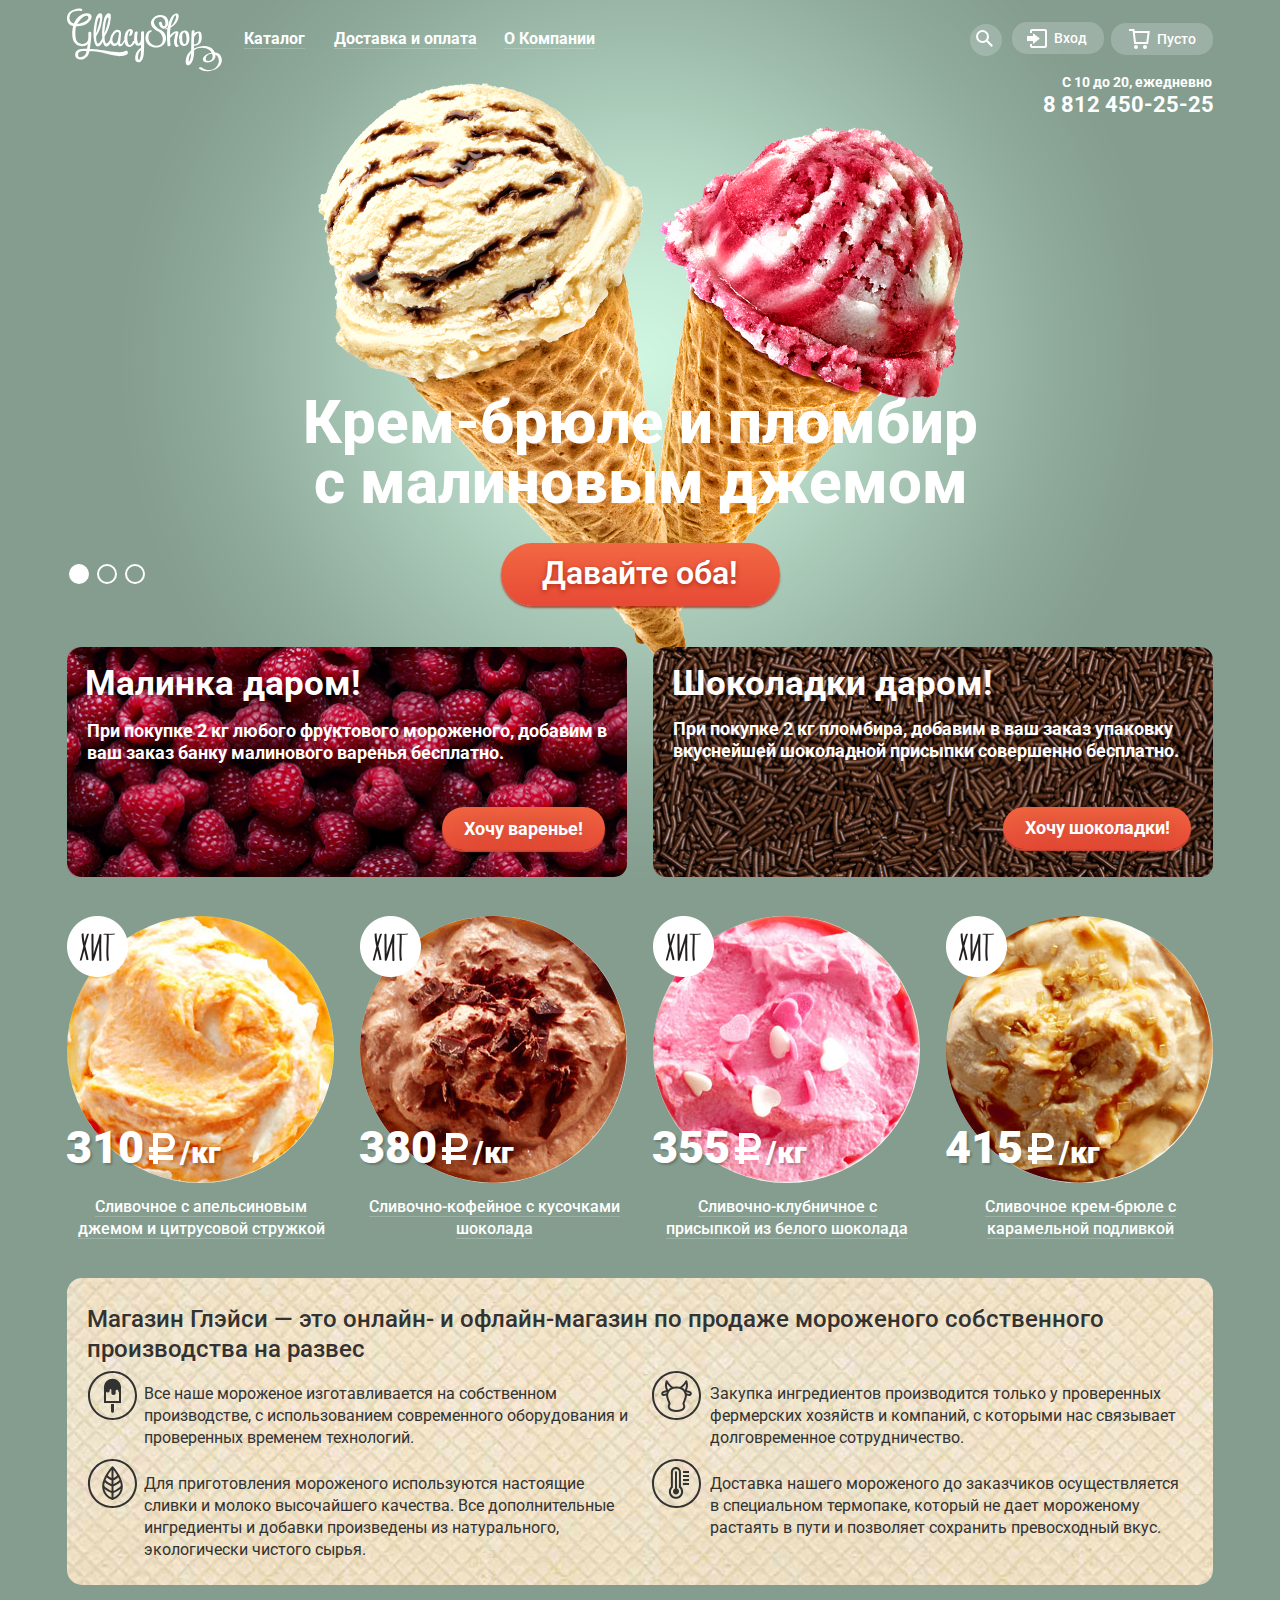
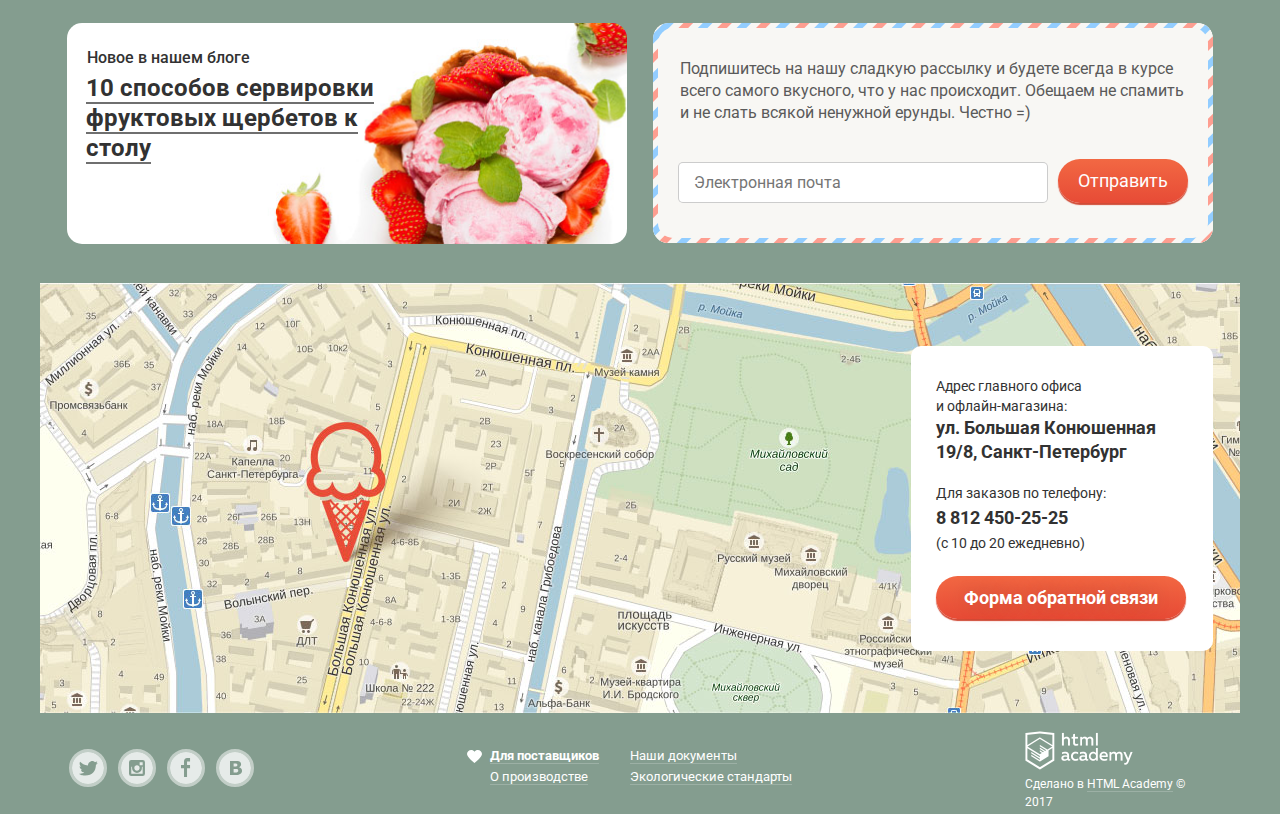
<file: index.html>
<!DOCTYPE html>
<html lang="ru">
<head>
	<meta charset="utf-8">
	<title>Глейси</title>
	<link href="https://fonts.googleapis.com/css?family=Roboto:400,500,700&amp;subset=cyrillic" rel="stylesheet">
	<link href="css/normalize.min.css" rel="stylesheet">
	<link href="css/style.min.css" rel="stylesheet">
</head>
<body>
<input class="visually-hidden-slide" type="radio" id="product-1" name="toggle" checked>
<input class="visually-hidden-slide" type="radio" id="product-2" name="toggle">
<input class="visually-hidden-slide" type="radio" id="product-3" name="toggle">
	<div class="site-wrapper">

		<!-- header start -->
		<header class="main-header container">
			<h1 class="visually-hidden">Магазин мороженного «Глэйси»</h1>
			<nav class="main-navigation">
				<div class="main-navigation-left">
					<p class="main-header-logo">
						<a><img src="img/logo.svg" width="155" height="70" alt="Логотип магазина Глэйси"></a>
					</p>
					<ul class="site-navigation">
						<li class="first-link"><a class="main-nav-link" href="catalog.html"><span class="with-underline-class">Каталог</span></a>
							<ul class="sub-nav">
								<li>
									<a href="#">Новинки</a>
								</li>
								<li>
									<a href="catalog.html">Сливочное</a>
								</li>
								<li>
									<a href="#">Щербеты</a>
								</li>
								<li>
									<a href="#">Фруктовый лёд</a>
								</li>
								<li>
									<a href="#">Мелорин</a>
								</li>
							</ul>
						</li>
						<li><a class="main-nav-link" href="#"><span class="with-underline-class">Доставка и оплата</span></a></li>
						<li><a class="main-nav-link last-nav-link" href="#"><span class="with-underline-class">О Компании</span></a></li>
					</ul>
				</div>
				<div class="main-navigation-right">
					<ul class="user-navigation">
						<li class="search-wrapper">
							<a class="modal-search" href="#">
								<svg class="loup" xmlns="http://www.w3.org/2000/svg" xmlns:xlink="http://www.w3.org/1999/xlink" width="17" height="17" viewBox="0 0 17 17"><path d="M16.958 15.527L11.75 10.32A6.455 6.455 0 0 0 13 6.5 6.5 6.5 0 1 0 6.5 13a6.465 6.465 0 0 0 3.839-1.263l5.205 5.204 1.414-1.414zM6.5 11C4.019 11 2 8.981 2 6.5S4.019 2 6.5 2 11 4.019 11 6.5 8.981 11 6.5 11z"/></svg>
							</a>
							<form class="search-form" action="https://echo.htmlacademy.ru" method="post">
								<h2 class="visually-hidden">Поиск по сайту</h2>
								<p class="search-navigation">
									<label class="visually-hidden" for="main-search">Поиск</label>
									<input class="site-search" type="text" name="search" id="main-search" placeholder="Что ищем?">
								</p>
							</form>
						</li>
						<li class="login-wrapper">
							<a class="login-link" href="#">
								<svg class="enter" xmlns="http://www.w3.org/2000/svg" xmlns:xlink="http://www.w3.org/1999/xlink" width="21" height="19" viewBox="0 0 21 19"><g><path d="M6 14.875L12.917 9.5 6 4.125v2.917H-.042v4.917H6z"/><path d="M18 0H5C3.9 0 3 .9 3 2v2h2V2h13v15H5v-2H3v2c0 1.1.9 2 2 2h13c1.1 0 2-.9 2-2V2c0-1.1-.9-2-2-2z"/></g></svg>
								<span class="login-title">Вход</span>
							</a>
							<!-- modal-login start -->
							<section class="modal modal-login">
								<h2 class="visually-hidden">Личный кабинет</h2>
								<form class="login-form" action="https://echo.htmlacademy.ru" method="post">
									<p>
										<label class="visually-hidden" for="user-mail">Электронная почта</label>
										<input class="login-icon-user" type="email" name="mail" id="user-mail" placeholder="Электронная почта">
									</p>
									<p>
										<label class="visually-hidden" for="user-password">Пароль</label>
										<input class="login-icon-password" id="user-password" type="password" name="password" placeholder="Пароль">
									</p>
									<div class="form-wrapper">
										<button class="button" type="submit">Войти</button>
										<p class="login-password-info">
											<a class="restore" href="#">Забыли пароль?</a>
											<a class="restore" href="#">Новая регистрация</a>
										</p>
									</div>
								</form>
							</section>
							<!-- modal-login end -->
						</li>
						<li class="basket-wrapper">
							<a class="basket" href="#">
								<svg xmlns="http://www.w3.org/2000/svg" width="21" height="20" viewBox="0 0 21 20"><g><path d="M5.657 2.031L5.422 0H0v2h3.64l1.5 13h13.988l1.699-12.969H5.657zM17.372 13H6.922L5.888 4.031h12.66L17.372 13z"/><circle cx="6.984" cy="18" r="2"/><circle cx="15.984" cy="18" r="2"/></g></svg>
								Пусто
							</a>
						</li>
					</ul>
				</div>
			</nav>
			<p class="work-time">
				<span class="work-day">С 10 до 20, ежедневно</span>
				<span class="work-tel">8 812 450-25-25</span>
			</p>
	
			<section class="slider">
				<div class="slider-controls">
					<label for="product-1">Первый</label>
					<label for="product-2">Второй</label>
					<label for="product-3">Третий</label>
				</div>
				<ul class="slider-list">
					<li class="slider-item slide-r" id="slide1">
						<h3 class="slide-title">
							Крем-брюле и пломбир с малиновым джемом
						</h3>
						<a class="button-r slide-button" href="#">Давайте оба!</a>
					</li>
					<li class="slider-item slide-r" id="slide2">
						<h3 class="slide-title">
							Шоколадный пломбир и лимонный сорбет
						</h3>
						<a class="button-r slide-button" href="#">Давайте оба!</a>
					</li>
					<li class="slider-item slide-r" id="slide3">
						<h3 class="slide-title">
							Пломбир с помадкой и клубничный щербет
						</h3>
						<a class="button-r slide-button" href="#">Давайте оба!</a>
					</li>
				</ul>
			</section>
		</header>
		<!-- header end -->
	
		<!-- main start -->
		<main class="container">
	
			<!-- discounts start -->	
			<section class="discounts">
				<h2 class="visually-hidden">Наши акции</h2>
				<ul class="discount-list">
					<li class="discounts-raspberry">
						<h3>Малинка даром!</h3>
						<p>При покупке 2 кг любого фруктового мороженого, добавим в ваш заказ банку малинового варенья бесплатно.</p>
						<a class="button" href="#">Хочу варенье!</a>
					</li>
					<li class="discounts-chocolate">
						<h3>Шоколадки даром!</h3>
						<p>При покупке 2 кг пломбира, добавим в ваш заказ упаковку вкуснейшей шоколадной присыпки совершенно бесплатно.</p>
						<a class="button" href="#">Хочу шоколадки!</a>
					</li>
				</ul>
			</section>
			<!-- discounts end -->
    
			<!-- catalog start -->
			<section class="catalog">
				<h2 class="visually-hidden">Наши товары</h2>
				<ul class="catalog-list">
					<li class="catalog-item">
						<b class="hit first-hit"><span class="visually-hidden">Хит</span></b>
						<p class="catalog-image">
							<img src="img/catalog-item1-1.jpg" width="267" height="267" alt="Сливочное с апельсиновым джемом">
						</p>
						<b class="catalog-price">310 <b class="price-symbol"><span class="visually-hidden">р</span></b> <span class="price-low">/кг</span></b>
						<p class="catalog-description">
							<a href="#">Сливочное с апельсиновым джемом и цитрусовой стружкой</a>
						</p>
						<div class="catalog-item-hover">
							<p class="catalog-button">
								<a class="button button-hidden" href="#">Быстрый просмотр</a>
							</p>
						</div>
					</li>
					<li class="catalog-item">
						<b class="hit first-hit"><span class="visually-hidden">Хит</span></b>
						<p class="catalog-image">
							<img src="img/catalog-item1-2.jpg" width="267" height="267" alt="Сливочно-кофейное">
						</p>
						<b class="catalog-price">380 <b class="price-symbol"><span class="visually-hidden">р</span></b> <span class="price-low">/кг</span></b>
						<p class="catalog-description">
							<a href="#">Сливочно-кофейное с кусочками шоколада</a>
						</p>
						<div class="catalog-item-hover">
							<p class="catalog-button">
								<a class="button button-hidden" href="#">Быстрый просмотр</a>
							</p>
						</div>
					</li>
					<li class="catalog-item">
						<b class="hit first-hit"><span class="visually-hidden">Хит</span></b>
						<p class="catalog-image">
							<img src="img/catalog-item1-3.jpg"  width="267" height="267" alt="Сливочно-клубничное">
						</p>
						<b class="catalog-price">355 <b class="price-symbol"><span class="visually-hidden">р</span></b> <span class="price-low">/кг</span></b>
						<p class="catalog-description">
							<a href="#">Сливочно-клубничное с присыпкой из белого шоколада</a>
						</p>
						<div class="catalog-item-hover">
							<p class="catalog-button">
								<a class="button button-hidden" href="#">Быстрый просмотр</a>
							</p>
						</div>
					</li>
					<li class="catalog-item">
						<b class="hit first-hit"><span class="visually-hidden">Хит</span></b>
						<p class="catalog-image">
							<img src="img/catalog-item1-4.jpg" width="267" height="267" alt="Сливочное крем-брюле">
						</p>
						<b class="catalog-price">415 <b class="price-symbol"><span class="visually-hidden">р</span></b> <span class="price-low">/кг</span></b>
						<p class="catalog-description">
							<a href="#">Сливочное крем-брюле с карамельной подливкой</a>
						</p>
						<div class="catalog-item-hover">
							<p class="catalog-button">
								<a class="button button-hidden" href="#">Быстрый просмотр</a>
							</p>
						</div>
					</li>
				</ul>
			</section>
			<!-- catalog end -->
	
			<!-- about-us start -->
			<section class="about-us">
				<h2>Магазин Глэйси &mdash; это онлайн- и офлайн-магазин по продаже мороженого собственного производства на развес</h2>
				<ul class="about-us-list">
					<li class="about-us-item item-ice">
						Все наше мороженое изготавливается на собственном производстве, с использованием современного оборудования и проверенных временем технологий.
					</li>
					<li class="about-us-item item-cow">
						Закупка ингредиентов производится только у проверенных фермерских хозяйств и компаний, с которыми нас связывает долговременное сотрудничество.
					</li>
					<li class="about-us-item item-eco">
						Для приготовления мороженого используются настоящие сливки и молоко высочайшего качества. Все дополнительные ингредиенты и добавки произведены из натурального, экологически чистого сырья.
					</li>
					<li class="about-us-item item-temp">
						Доставка нашего мороженого до заказчиков осуществляется в специальном термопаке, который не дает мороженому растаять в пути и позволяет сохранить превосходный вкус.
					</li>
				</ul>
			</section>
			<!-- about-us end -->
	
			<!-- blog-and-subscription start -->
			<article class="blog-and-subscription">
				<h2 class="visually-hidden">Наш блог и подписка</h2>
				<!-- blog start -->
				<section class="blog">
					<h2>Новое в нашем блоге</h2>
					<b><a href="#">10 способов сервировки фруктовых щербетов к столу</a></b>
				</section>
				<!-- blog end -->
	
				<!-- subscription start -->
				<section class="subscription">
					<h2 class="visually-hidden">Подписка на рассылку</h2>
					<div class="subscription-wrap">
						<p>Подпишитесь на нашу сладкую рассылку и будете всегда в курсе всего самого вкусного, что у нас происходит. Обещаем не спамить и не слать всякой ненужной ерунды. Честно =)</p>
						<form class="subscription-form" action="https://echo.htmlacademy.ru" method="post">
							<label class="visually-hidden" for="subscription-mail">Введите Ваш электронный адрес:</label>
							<input type="email" name="mail" id="subscription-mail" placeholder="Электронная почта">
							<button type="submit">Отправить</button>
						</form>
					</div>
				</section>
				<!-- subscription end -->
			</article>
			<!-- blog-and-subscription end -->
	
			<!-- map start -->
			<section class="map">
				<h2 class="visually-hidden">Как нас найти?</h2>
				<iframe src="https://www.google.com/maps/embed?pb=!1m10!1m8!1m3!1d2826.39720994496!2d30.32876111369067!3d59.93936613213159!3m2!1i1024!2i768!4f13.1!5e0!3m2!1sru!2sru!4v1530251851754" width="1200" height="430" style="border:0" allowfullscreen></iframe>
				<p class="map-image"><img src="img/map.jpg" width="1200" height="430" alt="Наш офис находится по адресу: ул.Большая Конюшенная 19/8, Санкт-Петербург"></p>
				<div class="contact">
					<p class="contact-adress">Адрес главного офиса
					и офлайн-магазина:
					<b>ул. Большая Конюшенная
					19/8, Санкт-Петербург</b></p>
					<p class="contact-tel">Для заказов по телефону:
					<b>8 812 450-25-25</b>
					(с 10 до 20 ежедневно)</p>
					<a class="button feedback-link btn-open-feedbackform" href="form.html">Форма обратной связи</a>
				</div>
			</section>
			<!-- map end -->
		</main>
		<!-- main end -->

		<!-- footer start -->
		<footer class="main-footer container">
			<div class="footer-social">
				<ul class="social-button">
					<li><a class="social-button-item social-twitter" href="https://twitter.com/htmlacademy_ru" target="blank"><span class="visually-hidden">Твиттер</span>
						<svg xmlns="http://www.w3.org/2000/svg" width="32" height="32" viewBox="0 0 32 32"><path d="M16 0C7.164 0 0 7.164 0 16c0 8.837 7.164 16 16 16 8.837 0 16-7.163 16-16 0-8.836-7.163-16-16-16zm7.944 12.809c-.251 6.516-3.463 10.832-10.992 10.702h-.486c-.447 0-4.543-.443-5.344-1.823 2.479.19 4.247-.406 5.12-1.136-1.048-.289-2.923-.461-3.251-2.848.384.104.618.221 1.299.113-1.307-.824-2.758-1.519-2.679-3.643.311.317 1.164.518 1.46.457-.768-.233-2.149-3.244-.974-4.781 1.984 1.79 4.075 3.482 7.804 3.643.227-2.214 1.24-3.699 3.168-4.325 1.84-.479 3.255.26 3.901 1.138.737-.224 1.453-.466 2.193-.685-.004.833-.569 1.463-.935 1.709.747.165 1.423-.475 1.423-.475-.184.963-1.094 1.725-1.707 1.954z"/></svg>
					</a></li>
					<li><a class="social-button-item social-instagram" href="https://www.instagram.com/htmlacademy/" target="blank"><span class="visually-hidden">Инстаграм</span>
						<svg xmlns="http://www.w3.org/2000/svg" width="32" height="32" viewBox="0 0 32 32"><path d="M20.916 16a4.938 4.938 0 1 1-9.877 0c0-.394.051-.773.138-1.14h-.897v6.838h11.396V14.86h-.897c.086.367.137.746.137 1.14z"/><path d="M15.978 18.659c1.466 0 2.659-1.193 2.659-2.659s-1.193-2.659-2.659-2.659c-1.466 0-2.659 1.193-2.659 2.659s1.192 2.659 2.659 2.659zM18.637 10.302h3.039v3.039h-3.039z"/><path d="M16 0C7.164 0 0 7.164 0 16c0 8.837 7.164 16 16 16 8.837 0 16-7.163 16-16 0-8.836-7.163-16-16-16zm7.955 21.698a2.285 2.285 0 0 1-2.279 2.279H10.279A2.285 2.285 0 0 1 8 21.698V10.302a2.286 2.286 0 0 1 2.279-2.279h11.396a2.286 2.286 0 0 1 2.279 2.279v11.396z"/></svg>
					</a></li>
					<li><a class="social-button-item social-fb" href="https://www.facebook.com/htmlacademy" target="blank"><span class="visually-hidden">Фейсбук</span>
						<svg xmlns="http://www.w3.org/2000/svg" width="32" height="32" viewBox="0 0 32 32"><path d="M16 0C7.164 0 0 7.163 0 16s7.164 16 16 16c8.837 0 16-7.164 16-16S24.837 0 16 0zm4.062 9.455h-3.021v3.444h3.021v3.445h-3.021v8.61H14.02v-8.61H11v-3.445h3.021V9.455c0-1.902 1.353-3.445 3.021-3.445h3.021v3.445z"/></svg>
					</a></li>
					<li><a class="social-button-item social-vk" href="https://vk.com/htmlacademy" target="blank"><span class="visually-hidden">Вконтакте</span>
						<svg xmlns="http://www.w3.org/2000/svg" width="32" height="32" viewBox="0 0 32 32"><path d="M16.637 14.495c.402-.019.719-.082.951-.188.326-.145.54-.33.641-.559.101-.229.15-.496.15-.797 0-.232-.058-.465-.174-.697-.116-.232-.322-.405-.617-.517-.264-.1-.592-.155-.984-.165a76.242 76.242 0 0 0-1.652-.014h-.339v2.965h.565c.571 0 1.057-.009 1.459-.028zM18.118 17.084c-.282-.081-.672-.125-1.166-.132a127.97 127.97 0 0 0-1.55-.009h-.79v3.493h.264c1.014 0 1.74-.003 2.18-.009a3.2 3.2 0 0 0 1.212-.245c.377-.157.633-.364.774-.625s.214-.562.214-.9c0-.446-.088-.788-.261-1.03-.17-.241-.464-.423-.877-.543z"/><path d="M16 0C7.164 0 0 7.164 0 16c0 8.837 7.164 16 16 16 8.837 0 16-7.163 16-16 0-8.836-7.163-16-16-16zm6.602 20.531a3.73 3.73 0 0 1-1.124 1.327c-.552.415-1.161.71-1.823.886s-1.501.264-2.519.264h-6.121V8.987h5.443c1.13 0 1.957.038 2.48.113a5.126 5.126 0 0 1 1.561.5c.533.27.929.632 1.189 1.087.26.455.392.975.392 1.558 0 .678-.179 1.278-.536 1.795-.358.518-.863.92-1.517 1.208v.075c.917.182 1.642.559 2.179 1.13.537.571.807 1.325.807 2.261 0 .678-.138 1.283-.411 1.817z"/></svg>
					</a></li>
				</ul>
			</div>
	
			<div class="documentation">
				<ul class="documentation-list-left">
					<li class="provider"><a href="#">Для поставщиков</a></li>
					<li><a href="#">О производстве</a></li>
				</ul>
				<ul class="documentation-list-right">
					<li><a href="#">Наши документы</a></li>
					<li class="ecology"><a href="#">Экологические стандарты</a></li>
				</ul>
			</div>
	
			<div class="footer-copyright">
				<a href="https://htmlacademy.ru/intensive/htmlcss" target="blank">
					<img src="img/logo-htmlacademy-small.png" width="108" height="39" alt="Логотип HTML Academy">
					<p>Сделано в <span class="footer-company">HTML Academy</span> &#169; 2017</p>
				</a>
			</div>
		</footer>
		<!-- footer end -->
	</div>
	
	<!-- modal-feedback start -->
	<div class="overlay">
		<section class="modal modal-feedback">
			<h2>Мы обязательно Вам ответим!</h2>
			<form class="feedback-form" action="https://echo.htmlacademy.ru" method="post">
				<p>
					<label class="visually-hidden" for="name">Введите Ваше имя</label>
					<input type="text" id="name" name="first-name" placeholder="Как вас зовут?">
				</p>
				<p>
					<label class="visually-hidden" for="feedback-mail">Введите Вашу электронную почту?</label>
					<input type="email" id="feedback-mail" name="mail" placeholder="Ваша почта для ответа?">
				</p>
				<p>
					<textarea cols="35" placeholder="Напишите что-нибудь..."></textarea>
				</p>
				<button class="button" type="submit">Отправить</button>
				<button class="modal-close" type="button">Закрыть</button>
			</form>
		</section>
	</div>
	<!-- modal-feedback end -->
	
	<script src="js/script.min.js"></script>
</body>
</html>
</file>
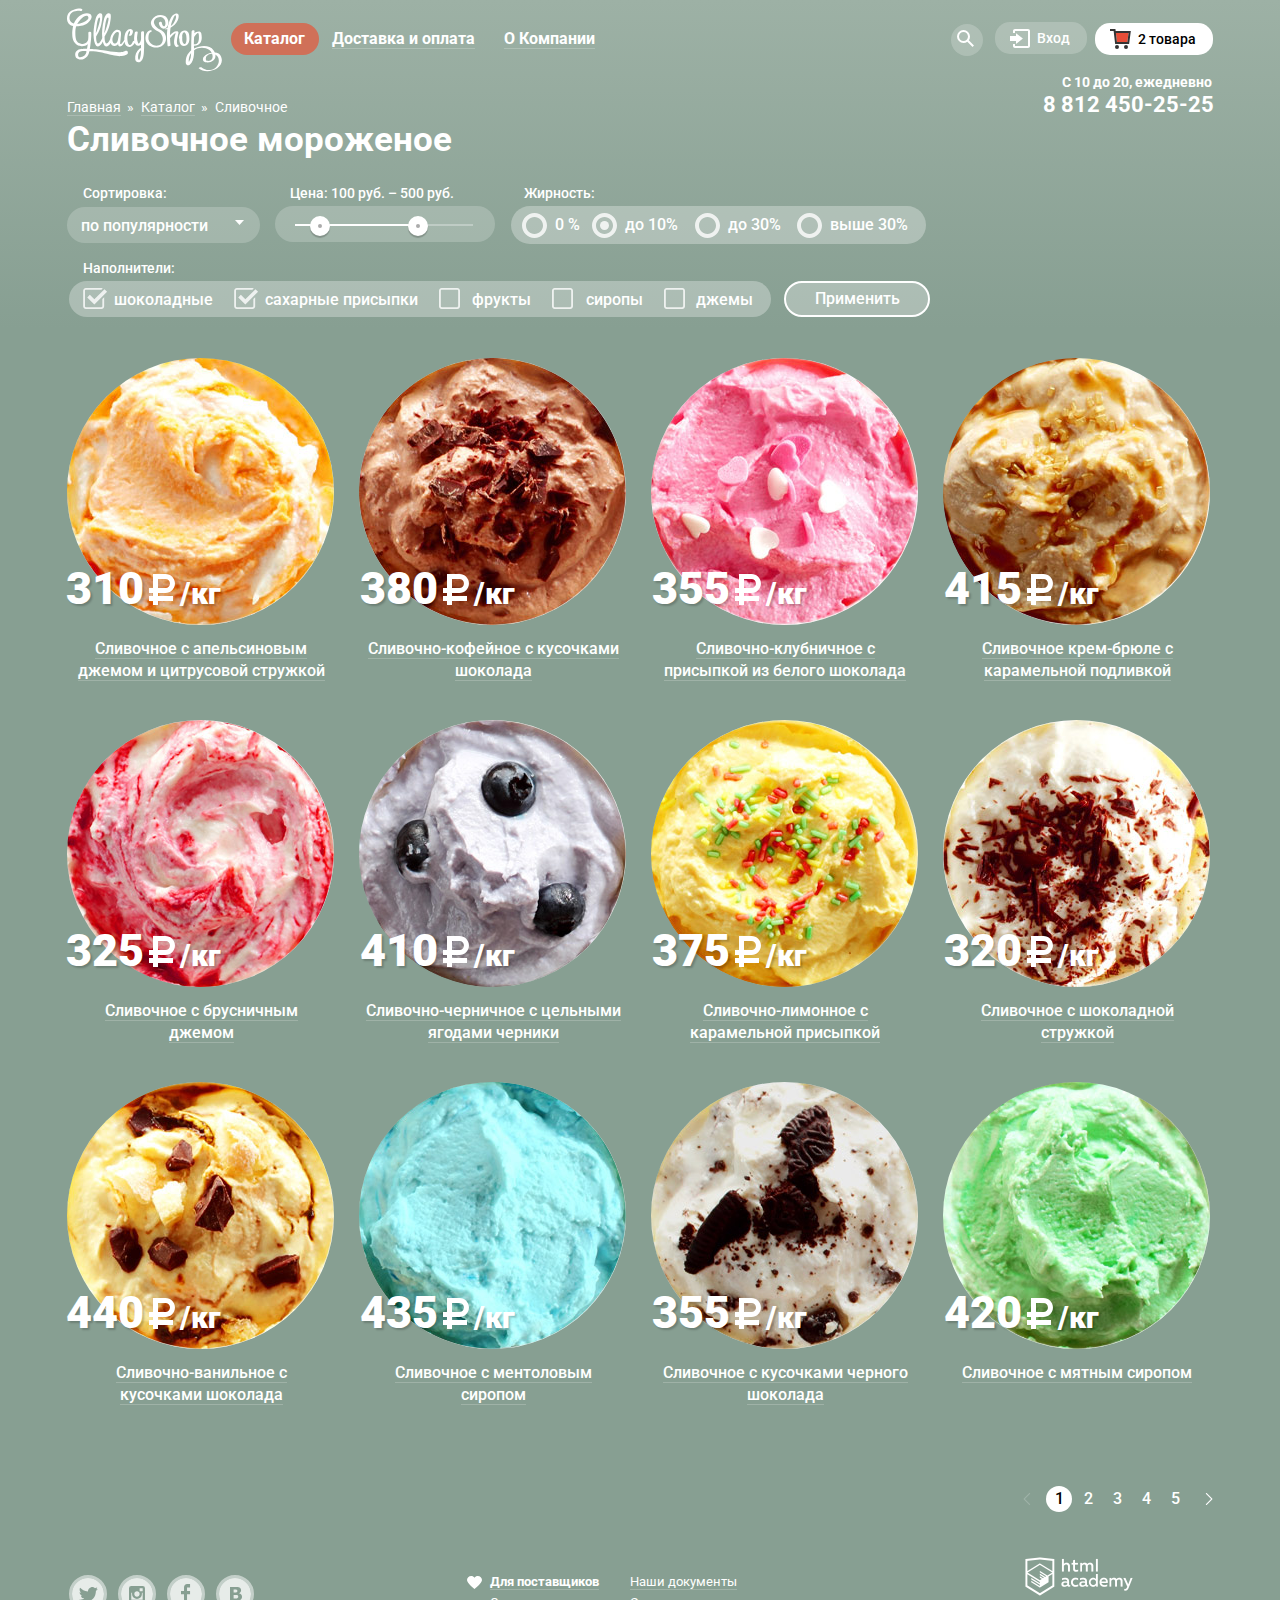
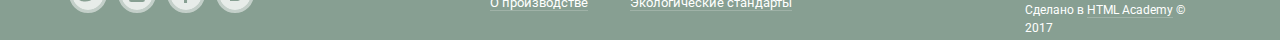
<file: catalog.html>
<!DOCTYPE html>
<html lang="ru">
<head>
	<meta charset="utf-8">
	<title>Глейси: Каталог</title>
	<link href="https://fonts.googleapis.com/css?family=Roboto:400,500,700&amp;subset=cyrillic" rel="stylesheet">
	<link href="css/normalize.min.css" rel="stylesheet">
	<link href="css/style.min.css" rel="stylesheet">
</head>
<body class="gradient">
	<!-- header start -->
	<header class="main-header container">
		<nav class="main-navigation">
			<div class="main-navigation-left">
				<p class="main-header-logo">
					<a href="index.html"><img src="img/logo.svg" width="155" height="70" alt="Логотип магазина Глэйси"></a>
				</p>
				<ul class="site-navigation">
					<li class="site-navigation-current"><a href="#">Каталог</a></li>
					<li><a class="main-nav-link" href="#"><span class="with-underline-class">Доставка и оплата</span></a></li>
					<li><a class="main-nav-link" href="#"><span class="with-underline-class">О Компании</span></a></li>
				</ul>
			</div>
			<div class="main-navigation-right">
				<ul class="user-navigation user-navigation-inner">
					<li class="search-wrapper">
						<a class="modal-search" href="#">
							<svg class="loup" xmlns="http://www.w3.org/2000/svg" xmlns:xlink="http://www.w3.org/1999/xlink" width="17" height="17" viewBox="0 0 17 17"><path d="M16.958 15.527L11.75 10.32A6.455 6.455 0 0 0 13 6.5 6.5 6.5 0 1 0 6.5 13a6.465 6.465 0 0 0 3.839-1.263l5.205 5.204 1.414-1.414zM6.5 11C4.019 11 2 8.981 2 6.5S4.019 2 6.5 2 11 4.019 11 6.5 8.981 11 6.5 11z"/></svg>
						</a>
						<form class="search-form" action="https://echo.htmlacademy.ru" method="post">
							<h2 class="visually-hidden">Поиск по сайту</h2>
							<p class="search-navigation">
								<label class="visually-hidden" for="main-search">Поиск</label>
								<input class="site-search" type="text" name="search" id="main-search" placeholder="Что ищем?">
							</p>
						</form>
					</li>
					<li class="login-wrapper login-wrapper-inner">
						<a class="login-link login-link-inner" href="#">
							<svg class="enter" xmlns="http://www.w3.org/2000/svg" xmlns:xlink="http://www.w3.org/1999/xlink" width="21" height="19" viewBox="0 0 21 19"><g><path d="M6 14.875L12.917 9.5 6 4.125v2.917H-.042v4.917H6z"/><path d="M18 0H5C3.9 0 3 .9 3 2v2h2V2h13v15H5v-2H3v2c0 1.1.9 2 2 2h13c1.1 0 2-.9 2-2V2c0-1.1-.9-2-2-2z"/></g></svg>
							<span class="login-title">Вход</span>
						</a>
						<!-- modal-login start -->
						<section class="modal modal-login">
							<h2 class="visually-hidden">Личный кабинет</h2>
							<form class="login-form" action="https://echo.htmlacademy.ru" method="post">
								<p>
									<label class="visually-hidden" for="user-mail">Электронная почта</label>
									<input class="login-icon-user" type="email" name="mail" id="user-mail" placeholder="Электронная почта">
								</p>
								<p>
									<label class="visually-hidden" for="user-password">Пароль</label>
									<input class="login-icon-password" id="user-password" type="password" name="password" placeholder="Пароль">
								</p>
								<div class="form-wrapper">
									<button class="button" type="submit">Войти</button>
									<p class="login-password-info">
										<a class="restore" href="#">Забыли пароль?</a>
										<a class="restore" href="#">Новая регистрация</a>
									</p>
								</div>
							</form>
						</section>
						<!-- modal-login end -->
					</li>
					<li class="basket-wrapper basket-wrapper-inner">
						<a class="basket basket-inner" href="#">
							<svg xmlns="http://www.w3.org/2000/svg" width="21" height="20" viewBox="0 0 21 20"><path fill="#E84D37" d="M5.888 4.031L6.922 13h10.45l1.176-8.969z"/><circle fill="#343434" cx="6.984" cy="18" r="2"/><circle fill="#343434" cx="15.984" cy="18" r="2"/><path fill="#343434" d="M5.657 2.031L5.422 0H0v2h3.64l1.5 13h13.988l1.699-12.969H5.657zM17.372 13H6.922L5.888 4.031h12.66L17.372 13z"/></svg>
							2 товара
						</a>
						<!-- modal-basket start -->
						<div class="basket-order">
							<table>
								<tr class="visually-hidden">
									<th>Кнопка выбора товара</th>
									<th>Фото товара</th>
									<th>Наименование товара</th>
									<th>Объем</th>
									<th>Сумма заказа</th>
								</tr>
								<tr>
									<td class="table-click"><button class="product-close visually-hidden" type="button"><span class="visually-hidden">Закрыть</span></button></td>
									<td class="image"><a href="#" title="Переход на страницу товара"><img src="img/catalog-item1-1.jpg" width="33" height="33" alt="Фото выбранного товара"></a></td>
									<td class="name name-1">Пломбир с апельсиновым джемом</td>
									<td class="value">1,5 кг х <span class="table-price">200 руб.</span></td>
									<td class="price">300 руб.</td>
								</tr>
								<tr>
									<td class="table-click"><button class="product-close visually-hidden" type="button"><span class="visually-hidden">Закрыть</span></button></td>
									<td class="image"><a href="#" title="Переход на страницу товара"><img src="img/catalog-item1-3.jpg" width="33" height="33" alt="Фото выбранного товара"></a></td>
									<td class="name name-2">Клубничный пломбир с присыпкой из белого шоколада</td>
									<td class="value">1,5 кг х <span class="table-price">300 руб.</span></td>
									<td class="price">450 руб.</td>
								</tr>
							</table>
							<p class="basket-total">Итого: 750 руб.</p>
							<p class="button-container">
								<button class="button" type="submit">Оформить заказ</button>
							</p>
						</div>
						<!-- modal-basket end -->
					</li>
				</ul>
			</div>
		</nav>
		<p class="work-time">
			<span class="work-day">С 10 до 20, ежедневно</span>
			<span class="work-tel">8 812 450-25-25</span>
		</p>
	</header>
	<!-- header end -->

	<!-- main start -->
	<main class="container container-catalog">
		<ul class="breadcrumbs">
			<li><a href="index.html">Главная</a></li>
			<li><a href="catalog.html">Каталог</a></li>
			<li class="breadcrumbs-current">Сливочное</li>
		</ul>
		<h1 class="catalog-title">Сливочное мороженое</h1>
		
		<!-- filters start -->	
		<section class="filters">
			<h2 class="visually-hidden">Фильтр мороженого</h2>
			<form class="filter" action="https://echo.htmlacademy.ru" method="get">
				<div class="filter-sorting">
					<label for="filter-select">Сортировка:</label>
					<select class="filter-select-icon" id="filter-select">
						<option value="1">по популярности</option>
						<option value="2">сначала недорогие</option>
						<option value="3">сначала дорогие</option>
						<option value="4">по жирности</option>
					</select>
				</div>
				<div class="filter-range">
					<div class="filter-range-title">Цена: 100 руб. &#8211; 500 руб.</div>
					<div class="range-wrap">
						<div class="range-controls">
							<div class="scale">
								<div class="bar"></div>
							</div>
							<div class="range-toggle range-toggle-min"></div>
							<div class="range-toggle range-toggle-max"></div>
						</div>
					</div>
				</div>
				<fieldset class="filter-group fat-content">
					<legend>Жирность:</legend>
					<ul>
						<li class="filter-option">
							<input class="visually-hidden filter-input filter-input-radio" type="radio" name="fat" value="zero" id="fat-zero">
							<label class="filter-zero" for="fat-zero">0 %</label>
						</li>
						<li class="filter-option">
							<input class="visually-hidden filter-input filter-input-radio" type="radio" name="fat" value="ten" id="fat-ten" checked>
							<label for="fat-ten">до 10%</label>
						</li>
						<li class="filter-option">
							<input class="visually-hidden filter-input filter-input-radio" type="radio" name="fat" value="thirty" id="fat-thirty">
							<label for="fat-thirty">до 30%</label>
						</li>
						<li class="filter-option">
							<input class="visually-hidden filter-input filter-input-radio" type="radio" name="fat" value="thirty-more" id="fat-thirty-more">
							<label for="fat-thirty-more">выше 30%</label>
						</li>
					</ul>
				</fieldset>
				<fieldset class="filter-group filler-content">
					<legend>Наполнители:</legend>
					<ul>
						<li class="option-filter">
							<input class="visually-hidden filter-input filter-input-checkbox-first" type="checkbox" name="chokolate" id="chokolate" checked>
							<label class="filter-chokolate" for="chokolate">шоколадные</label>
						</li>
						<li class="option-filter">
							<input class="visually-hidden filter-input filter-input-checkbox" type="checkbox" name="sugar" id="sugar" checked>
							<label class="filter-sugar" for="sugar">сахарные присыпки</label>
						</li>
						<li class="option-filter">
							<input class="visually-hidden filter-input filter-input-checkbox" type="checkbox" name="fruit" id="fruit">
							<label class="filter-fruit" for="fruit">фрукты</label>
						</li>
						<li class="option-filter">
							<input class="visually-hidden filter-input filter-input-checkbox" type="checkbox" name="syrup" id="syrup">
							<label class="filter-syrup" for="syrup">сиропы</label>
						</li>
						<li class="option-filter">
							<input class="visually-hidden filter-input filter-input-checkbox" type="checkbox" name="jam" id="jam">
							<label class="filter-jam" for="jam">джемы</label>
						</li>
					</ul>
				</fieldset>
				<button type="submit">Применить</button>
			</form>
		</section>
		<!-- filters end -->
	
		<!-- catalog start -->
		<section class="catalog-inner">
			<h2 class="visually-hidden">Каталог мороженного</h2>
			<ul class="catalog-list-inner">
				<li class="catalog-item-inner">
					<p class="catalog-image-inner">
						<img src="img/catalog-item1-1.jpg" width="267" height="267" alt="Сливочное мороженое с апельсиновым джемом">
					</p>
					<b class="catalog-price-inner">310 <b class="price-symbol-inner"><span class="visually-hidden">р</span></b> <span class="price-low-inner">/кг</span></b>
					<p class="catalog-description-inner">
						<a href="#">Сливочное с апельсиновым джемом и цитрусовой стружкой</a>
					</p>
					<div class="catalog-item-hover-inner">
						<p class="catalog-button">
							<a class="button button-hidden" href="#">Быстрый просмотр</a>
						</p>
					</div>
				</li>
				<li class="catalog-item-inner">
					<p class="catalog-image-inner">
						<img src="img/catalog-item1-2.jpg" width="267" height="267" alt="Сливочно-кофейное">
					</p>
					<b class="catalog-price-inner">380 <b class="price-symbol-inner"><span class="visually-hidden">р</span></b> <span class="price-low-inner">/кг</span></b>
					<p class="catalog-description-inner">
						<a href="#">Сливочно-кофейное с кусочками шоколада</a>
					</p>
					<div class="catalog-item-hover-inner">
						<p class="catalog-button">
							<a class="button button-hidden" href="#">Быстрый просмотр</a>
						</p>
					</div>
				</li>
				<li class="catalog-item-inner">
					<p class="catalog-image-inner">
						<img src="img/catalog-item1-3.jpg" width="267" height="267" alt="Сливочно-клубничное">
					</p>
					<b class="catalog-price-inner">355 <b class="price-symbol-inner"><span class="visually-hidden">р</span></b> <span class="price-low-inner">/кг</span></b>
					<p class="catalog-description-inner">
						<a href="#">Сливочно-клубничное с присыпкой из белого шоколада</a>
					</p>
					<div class="catalog-item-hover-inner">
						<p class="catalog-button">
							<a class="button button-hidden" href="#">Быстрый просмотр</a>
						</p>
					</div>
				</li>
				<li class="catalog-item-inner">
					<p class="catalog-image-inner">
						<img src="img/catalog-item1-4.jpg" width="267" height="267" alt="Сливочное крем-брюле">
					</p>
					<b class="catalog-price-inner">415 <b class="price-symbol-inner"><span class="visually-hidden">р</span></b> <span class="price-low-inner">/кг</span></b>
					<p class="catalog-description-inner">
						<a href="#">Сливочное крем-брюле с карамельной подливкой</a>
					</p>
					<div class="catalog-item-hover-inner">
						<p class="catalog-button">
							<a class="button button-hidden" href="#">Быстрый просмотр</a>
						</p>
					</div>
				</li>
				<li class="catalog-item-inner">
					<p class="catalog-image-inner">
						<img src="img/catalog-item2-1.jpg" width="267" height="267" alt="Сливочное с брусничным джемом">
					</p>
					<b class="catalog-price-inner">325 <b class="price-symbol-inner"><span class="visually-hidden">р</span></b> <span class="price-low-inner">/кг</span></b>
					<p class="catalog-description-inner">
						<a href="#">Сливочное с брусничным джемом</a>
					</p>
					<div class="catalog-item-hover-inner">
						<p class="catalog-button">
							<a class="button button-hidden" href="#">Быстрый просмотр</a>
						</p>
					</div>
				</li>
				<li class="catalog-item-inner">
					<p class="catalog-image-inner">
						<img src="img/catalog-item2-2.jpg" width="267" height="267" alt="Сливочно-черничное">
					</p>
					<b class="catalog-price-inner">410 <b class="price-symbol-inner"><span class="visually-hidden">р</span></b> <span class="price-low-inner">/кг</span></b>
					<p class="catalog-description-inner bilberry">
						<a href="#">Сливочно-черничное с цельными ягодами черники</a>
					</p>
					<div class="catalog-item-hover-inner">
						<p class="catalog-button">
							<a class="button button-hidden" href="#">Быстрый просмотр</a>
						</p>
					</div>
				</li>
				<li class="catalog-item-inner">
					<p class="catalog-image-inner">
						<img src="img/catalog-item2-3.jpg" width="267" height="267" alt="Сливочно-лимонное">
					</p>
					<b class="catalog-price-inner">375 <b class="price-symbol-inner"><span class="visually-hidden">р</span></b> <span class="price-low-inner">/кг</span></b>
					<p class="catalog-description-inner">
						<a href="#">Сливочно-лимонное с карамельной присыпкой</a>
					</p>
					<div class="catalog-item-hover-inner">
						<p class="catalog-button">
							<a class="button button-hidden" href="#">Быстрый просмотр</a>
						</p>
					</div>
				</li>
				<li class="catalog-item-inner">
					<p class="catalog-image-inner">
						<img src="img/catalog-item2-4.jpg" width="267" height="267" alt="Сливочное с шоколадной стружкой">
					</p>
					<b class="catalog-price-inner">320 <b class="price-symbol-inner"><span class="visually-hidden">р</span></b> <span class="price-low-inner">/кг</span></b>
					<p class="catalog-description-inner">
						<a href="#">Сливочное с шоколадной стружкой</a>
					</p>
					<div class="catalog-item-hover-inner">
						<p class="catalog-button">
							<a class="button button-hidden" href="#">Быстрый просмотр</a>
						</p>
					</div>
				</li>
				<li class="catalog-item-inner">
					<p class="catalog-image-inner">
						<img src="img/catalog-item3-1.jpg" width="267" height="267" alt="Сливочно-ванильное с кусочками шоколада">
					</p>
					<b class="catalog-price-inner">440 <b class="price-symbol-inner"><span class="visually-hidden">р</span></b> <span class="price-low-inner">/кг</span></b>
					<p class="catalog-description-inner">
						<a href="#">Сливочно-ванильное с кусочками шоколада</a>
					</p>
					<div class="catalog-item-hover-inner">
						<p class="catalog-button">
							<a class="button button-hidden" href="#">Быстрый просмотр</a>
						</p>
					</div>
				</li>
				<li class="catalog-item-inner">
					<p class="catalog-image-inner">
						<img src="img/catalog-item3-2.jpg" width="267" height="267" alt="Сливочное с ментоловым сиропом">
					</p>
					<b class="catalog-price-inner">435 <b class="price-symbol-inner"><span class="visually-hidden">р</span></b> <span class="price-low-inner">/кг</span></b>
					<p class="catalog-description-inner">
						<a href="#">Сливочное с ментоловым сиропом</a>
					</p>
					<div class="catalog-item-hover-inner">
						<p class="catalog-button">
							<a class="button button-hidden" href="#">Быстрый просмотр</a>
						</p>
					</div>
				</li>
				<li class="catalog-item-inner">
					<p class="catalog-image-inner">
						<img src="img/catalog-item3-3.jpg" width="267" height="267" alt="Сливочное с кусочками черного шоколада">
					</p>
					<b class="catalog-price-inner">355 <b class="price-symbol-inner"><span class="visually-hidden">р</span></b> <span class="price-low-inner">/кг</span></b>
					<p class="catalog-description-inner">
						<a href="#">Сливочное с кусочками черного шоколада</a>
					</p>
					<div class="catalog-item-hover-inner">
						<p class="catalog-button">
							<a class="button button-hidden" href="#">Быстрый просмотр</a>
						</p>
					</div>
				</li>
				<li class="catalog-item-inner">
					<p class="catalog-image-inner">
						<img src="img/catalog-item3-4.jpg" width="267" height="267" alt="Сливочное с мятным сиропом">
					</p>
					<b class="catalog-price-inner">420 <b class="price-symbol-inner"><span class="visually-hidden">р</span></b> <span class="price-low-inner">/кг</span></b>
					<p class="catalog-description-inner">
						<a href="#">Сливочное с мятным сиропом</a>
					</p>
					<div class="catalog-item-hover-inner">
						<p class="catalog-button">
							<a class="button button-hidden" href="#">Быстрый просмотр</a>
						</p>
					</div>
				</li>
			</ul>
		</section>
		<!-- catalog end -->
		
		<!-- pagination start -->
		<ul class="pagination-list">
			<li class="pagination-item prev"><a aria-label="На предыдущую страницу"></a></li>
			<li class="pagination-item pagination-item-current"><a aria-label="Страница номер 1">1</a></li>
			<li class="pagination-item"><a href="#" aria-label="На страницу номер 2">2</a></li>
			<li class="pagination-item"><a href="#" aria-label="На страницу номер 3">3</a></li>
			<li class="pagination-item"><a href="#" aria-label="На страницу номер 4">4</a></li>
			<li class="pagination-item"><a href="#" aria-label="На страницу номер 5">5</a></li>
			<li class="pagination-item next"><a href="#" aria-label="На следующую страницу"></a></li>
		</ul>
		<!-- pagination end -->
		
	</main>
	<!-- main end -->
	
	<!-- footer start -->
	<footer class="main-footer main-footer-inner container">
		<div class="footer-social">
			<ul class="social-button">
				<li><a class="social-button-item social-twitter" href="https://twitter.com/htmlacademy_ru" target="blank"><span class="visually-hidden">Твиттер</span>
					<svg xmlns="http://www.w3.org/2000/svg" width="32" height="32" viewBox="0 0 32 32"><path d="M16 0C7.164 0 0 7.164 0 16c0 8.837 7.164 16 16 16 8.837 0 16-7.163 16-16 0-8.836-7.163-16-16-16zm7.944 12.809c-.251 6.516-3.463 10.832-10.992 10.702h-.486c-.447 0-4.543-.443-5.344-1.823 2.479.19 4.247-.406 5.12-1.136-1.048-.289-2.923-.461-3.251-2.848.384.104.618.221 1.299.113-1.307-.824-2.758-1.519-2.679-3.643.311.317 1.164.518 1.46.457-.768-.233-2.149-3.244-.974-4.781 1.984 1.79 4.075 3.482 7.804 3.643.227-2.214 1.24-3.699 3.168-4.325 1.84-.479 3.255.26 3.901 1.138.737-.224 1.453-.466 2.193-.685-.004.833-.569 1.463-.935 1.709.747.165 1.423-.475 1.423-.475-.184.963-1.094 1.725-1.707 1.954z"/></svg>
				</a></li>
				<li><a class="social-button-item social-instagram" href="https://www.instagram.com/htmlacademy/" target="blank"><span class="visually-hidden">Инстаграм</span>
					<svg xmlns="http://www.w3.org/2000/svg" width="32" height="32" viewBox="0 0 32 32"><path d="M20.916 16a4.938 4.938 0 1 1-9.877 0c0-.394.051-.773.138-1.14h-.897v6.838h11.396V14.86h-.897c.086.367.137.746.137 1.14z"/><path d="M15.978 18.659c1.466 0 2.659-1.193 2.659-2.659s-1.193-2.659-2.659-2.659c-1.466 0-2.659 1.193-2.659 2.659s1.192 2.659 2.659 2.659zM18.637 10.302h3.039v3.039h-3.039z"/><path d="M16 0C7.164 0 0 7.164 0 16c0 8.837 7.164 16 16 16 8.837 0 16-7.163 16-16 0-8.836-7.163-16-16-16zm7.955 21.698a2.285 2.285 0 0 1-2.279 2.279H10.279A2.285 2.285 0 0 1 8 21.698V10.302a2.286 2.286 0 0 1 2.279-2.279h11.396a2.286 2.286 0 0 1 2.279 2.279v11.396z"/></svg>
				</a></li>
				<li><a class="social-button-item social-fb" href="https://www.facebook.com/htmlacademy" target="blank"><span class="visually-hidden">Фейсбук</span>
					<svg xmlns="http://www.w3.org/2000/svg" width="32" height="32" viewBox="0 0 32 32"><path d="M16 0C7.164 0 0 7.163 0 16s7.164 16 16 16c8.837 0 16-7.164 16-16S24.837 0 16 0zm4.062 9.455h-3.021v3.444h3.021v3.445h-3.021v8.61H14.02v-8.61H11v-3.445h3.021V9.455c0-1.902 1.353-3.445 3.021-3.445h3.021v3.445z"/></svg>
				</a></li>
				<li><a class="social-button-item social-vk" href="https://vk.com/htmlacademy" target="blank"><span class="visually-hidden">Вконтакте</span>
					<svg xmlns="http://www.w3.org/2000/svg" width="32" height="32" viewBox="0 0 32 32"><path d="M16.637 14.495c.402-.019.719-.082.951-.188.326-.145.54-.33.641-.559.101-.229.15-.496.15-.797 0-.232-.058-.465-.174-.697-.116-.232-.322-.405-.617-.517-.264-.1-.592-.155-.984-.165a76.242 76.242 0 0 0-1.652-.014h-.339v2.965h.565c.571 0 1.057-.009 1.459-.028zM18.118 17.084c-.282-.081-.672-.125-1.166-.132a127.97 127.97 0 0 0-1.55-.009h-.79v3.493h.264c1.014 0 1.74-.003 2.18-.009a3.2 3.2 0 0 0 1.212-.245c.377-.157.633-.364.774-.625s.214-.562.214-.9c0-.446-.088-.788-.261-1.03-.17-.241-.464-.423-.877-.543z"/><path d="M16 0C7.164 0 0 7.164 0 16c0 8.837 7.164 16 16 16 8.837 0 16-7.163 16-16 0-8.836-7.163-16-16-16zm6.602 20.531a3.73 3.73 0 0 1-1.124 1.327c-.552.415-1.161.71-1.823.886s-1.501.264-2.519.264h-6.121V8.987h5.443c1.13 0 1.957.038 2.48.113a5.126 5.126 0 0 1 1.561.5c.533.27.929.632 1.189 1.087.26.455.392.975.392 1.558 0 .678-.179 1.278-.536 1.795-.358.518-.863.92-1.517 1.208v.075c.917.182 1.642.559 2.179 1.13.537.571.807 1.325.807 2.261 0 .678-.138 1.283-.411 1.817z"/></svg>
				</a></li>
			</ul>
		</div>
	
		<div class="documentation">
			<ul class="documentation-list-left">
				<li class="provider"><a href="#">Для поставщиков</a></li>
				<li><a href="#">О производстве</a></li>
			</ul>
			<ul class="documentation-list-right">
				<li><a href="#">Наши документы</a></li>
				<li class="ecology"><a href="#">Экологические стандарты</a></li>
			</ul>
		</div>
	
		<div class="footer-copyright">
			<a href="https://htmlacademy.ru/intensive/htmlcss" target="blank">
				<img src="img/logo-htmlacademy-small.png" width="108" height="39" alt="Логотип HTML Academy">
				<p>Сделано в <span class="footer-company">HTML Academy</span> &#169; 2017</p>
			</a>
		</div>
	</footer>
	<!-- footer end -->
	
	<script src="js/script.min.js"></script>
</body>
</html>
</file>
<file: css/style.min.css>
@-webkit-keyframes bounce{0%{-webkit-transform:translateY(-2000px);transform:translateY(-2000px)}70%{-webkit-transform:translateY(30px);transform:translateY(30px)}90%{-webkit-transform:translateY(-10px);transform:translateY(-10px)}to{-webkit-transform:translateY(0);transform:translateY(0)}}@keyframes bounce{0%{-webkit-transform:translateY(-2000px);transform:translateY(-2000px)}70%{-webkit-transform:translateY(30px);transform:translateY(30px)}90%{-webkit-transform:translateY(-10px);transform:translateY(-10px)}to{-webkit-transform:translateY(0);transform:translateY(0)}}@-webkit-keyframes shake{0%,to{-webkit-transform:translateX(0);transform:translateX(0)}10%,30%,50%,70%,90%{-webkit-transform:translateX(-10px);transform:translateX(-10px)}20%,40%,60%,80%{-webkit-transform:translateX(10px);transform:translateX(10px)}}@keyframes shake{0%,to{-webkit-transform:translateX(0);transform:translateX(0)}10%,30%,50%,70%,90%{-webkit-transform:translateX(-10px);transform:translateX(-10px)}20%,40%,60%,80%{-webkit-transform:translateX(10px);transform:translateX(10px)}}body{min-width:1200px;font-family:"Roboto",Arial,sans-serif;font-size:16px;line-height:22px;font-weight:700;color:#fff;background-color:#849d8f}html{box-sizing:border-box}*,::after,::before{box-sizing:inherit}.gradient{background:-webkit-linear-gradient(top,#9db1a5 0%,#879f92 20%);background:linear-gradient(to bottom,#9db1a5 0%,#879f92 20%)}a{text-decoration:none}.visually-hidden{position:absolute;clip:rect(0 0 0 0)}.container{display:block;width:1200px;padding:0;margin:0 auto}.blog-and-subscription,.catalog,.container-catalog,.discounts,.main-footer,.main-header{padding-left:27px;padding-right:27px}.main-navigation{display:-webkit-box;display:-ms-flexbox;display:flex}.main-header-logo{margin:-4px 0 0;width:155px;height:70px}.main-navigation-left{-webkit-box-align:center;-ms-flex-align:center;align-items:center;margin:0;width:560px;min-height:70px}.main-navigation-left,.main-navigation-right,.site-navigation{display:-webkit-box;display:-ms-flexbox;display:flex;padding:0}.main-navigation-right{-webkit-box-pack:end;-ms-flex-pack:end;justify-content:flex-end;-webkit-box-align:center;-ms-flex-align:center;align-items:center;min-height:70px;margin:0 0 0 auto;width:265px}.site-navigation{position:relative;z-index:2;width:382px;margin:0 0 6px 12px;font-size:16px;line-height:18px;color:#fff;list-style:none}.site-navigation>li{margin-right:9px}.site-navigation a{padding:8px 10px;color:#fff}.site-navigation a.last-nav-link{padding-left:8px}.site-navigation a.main-nav-link:focus,.site-navigation a.main-nav-link:hover{color:#000;text-decoration:none;background-color:#fff;border-radius:20px;border-bottom:none}.site-navigation a:active{color:#000;text-decoration:none;background-color:#fff;border-radius:20px;box-shadow:inset 0 2px 2px rgba(0,0,0,.5)}.with-underline-class{border-bottom:1px solid rgba(255,255,255,.2)}.first-link,.sub-nav{position:relative;z-index:2}.first-link:hover .sub-nav{display:block}.first-link::after{content:"";position:absolute;top:10px;left:0;z-index:-1;width:100px;height:40px}.sub-nav{display:none;position:absolute;top:30px;left:-5px;width:144px;min-height:172px;margin:0;padding:0;font-size:14px;font-weight:700;line-height:16px;color:#000;list-style:none;background:#fff;border-radius:5px}.sub-nav li{margin:0;padding:0;box-sizing:border-box}.sub-nav li:not(:first-child){font-weight:400}.sub-nav li:first-child{border-bottom:1px solid rgba(0,0,0,.2)}.sub-nav a{display:block;margin:0;padding:11px 16px;color:#000}.sub-nav a:visited{margin:0;background:#d07058}.sub-nav a:focus,.sub-nav a:hover{margin:0;background:#fbded7}.sub-nav a:active{margin:0;color:#fff;background:#f6b5a5;box-shadow:none;border-radius:0}.user-navigation{width:324px;display:-webkit-box;display:-ms-flexbox;display:flex;-webkit-box-pack:justify;-ms-flex-pack:justify;justify-content:space-between;list-style:none;margin-top:22px;margin-bottom:12px}.user-navigation-inner{width:350px;margin-left:-50px}.user-navigation li{padding:0;margin:0 0 0 13px}.user-navigation a{font-size:14px;line-height:16px;color:#fff}.user-navigation a.modal-search{position:relative;z-index:2;display:block;width:32px;height:32px;margin-top:2px;border-radius:50%;background-color:rgba(255,255,255,.2)}.search-wrapper{position:relative}.modal-search::after{content:"";position:absolute;top:10px;left:0;z-index:1}.modal-search .loup{margin-top:6px;margin-left:6px;fill:#fff}.modal-search:hover .loup{fill:#000}.modal-search:hover{cursor:pointer;background-color:#fff}.search-wrapper:hover .search-form{display:block;position:absolute;top:39px;left:-305px}.search-form{display:none;width:340px;min-height:85px;font-size:14px;line-height:24px;color:#999;background-color:#f8f7f4;box-shadow:0 5px 30px -5px rgba(0,0,0,.5);border-radius:5px;box-sizing:border-box}.search-form input[type=text]{font-weight:700;color:#000}.search-form input::-webkit-input-placeholder{font-weight:400}.search-form input::-moz-placeholder{font-weight:400}.search-form input:-ms-input-placeholder{font-weight:400}.search-form input:hover{border:2px solid rgba(0,0,0,.3);padding:9px 11px}.search-form input:focus{border:2px solid #8fbdec;padding:9px 11px}.search-navigation{margin:20px 15px}.login-form input,.modal-login,.search-navigation input{font-size:14px;line-height:24px;background-color:#fff;border-radius:5px}.search-navigation input{min-width:310px;height:45px;margin:0;padding:10px 12px;color:#999;border:1px solid rgba(0,0,0,.4)}.user-navigation .login-wrapper{position:relative;z-index:2;height:50px;margin-left:10px;padding:0;text-align:center}.login-link .enter{margin-left:-70px;fill:#fff}.login-link-inner .enter{margin-left:-70px}.basket:hover svg,.login-link:hover .enter{fill:#000}.login-link .login-title{display:block;margin:-21px 4px 0 0}.user-navigation a.login-link{position:relative;display:block;width:92px;height:32px;padding:7px 6px 0 35px;font-weight:500;background-color:rgba(255,255,255,.2);border-radius:15px}.user-navigation a.login-link:hover{cursor:pointer;color:#000;background-color:#fff}.login-wrapper:hover .modal-login{display:block;position:absolute;top:39px;left:-185px}.login-form .button:hover,.login-wrapper:hover{cursor:pointer}.modal-login{display:none;width:278px;min-height:214px;color:#999;background-color:#f8f7f4;box-shadow:0 5px 30px -5px rgba(0,0,0,.5)}.login-form .form-wrapper{display:-webkit-box;display:-ms-flexbox;display:flex;-ms-flex-wrap:wrap;flex-wrap:wrap;-webkit-box-pack:justify;-ms-flex-pack:justify;justify-content:space-between}.form-wrapper .button,.form-wrapper .login-password-info{width:50%}.form-wrapper{margin:20px;padding:0}.login-form p{margin:0;padding:0}.login-form input{padding:10px 13px;width:240px;color:#323232;border:1px solid rgba(0,0,0,.2)}.login-form input[type=email],.login-form input[type=password]{font-weight:700}.login-form input::-webkit-input-placeholder{font-weight:400}.login-form input::-moz-placeholder{font-weight:400}.login-form input:-ms-input-placeholder{font-weight:400}.login-icon-user{margin:20px}.login-icon-password{margin:0 20px}.login-form input:hover{border:2px solid rgba(0,0,0,.3);padding:9px 12px}.login-form input:focus{border:2px solid #8fbdec;padding:9px 12px}.login-form .button{width:100px;height:45px;font-size:18px;line-height:24px;color:#fff;background-color:#eb563b;border:0;border-top-left-radius:25% 50%;border-bottom-left-radius:25% 50%;border-top-right-radius:25% 50%;border-bottom-right-radius:25% 50%}.login-password-info,a.restore{text-align:left}a.restore{width:120px;height:20px;display:inline-block;font-size:13px;line-height:24px;font-weight:400;color:#323232;vertical-align:top;text-decoration:none;border-bottom:1px solid rgba(0,0,0,.3)}a.restore:first-child{width:102px}a.restore:hover{color:#e84d37;border-bottom:1px solid rgba(232,77,55,.3)}.basket-wrapper{position:relative;z-index:2;font-weight:500}.basket-wrapper-inner:hover{cursor:pointer}.basket-wrapper-inner:hover .basket-order{display:block;position:absolute;top:40px;left:-438px;cursor:default}.basket-wrapper-inner::after{content:"";position:absolute;top:10px;left:0;z-index:1;width:100px;height:40px}.basket-order{min-height:214px;box-shadow:0 5px 30px -5px rgba(0,0,0,.5)}.basket-wrapper-inner table{margin:0 15px 20px;border-collapse:collapse}.basket-wrapper-inner tr:last-child{border-bottom:1px solid #cacac7}.basket-wrapper-inner td{padding:7px 5px}.table-click{position:relative;top:0;left:0;width:11px;height:11px;border:0;cursor:pointer}.table-click::after,.table-click::before{content:"";position:absolute;top:25px;left:-10px;width:15px;height:1px;background-color:#2c2829}.table-click::before{-webkit-transform:rotate(45deg);transform:rotate(45deg)}.table-click::after{-webkit-transform:rotate(-45deg);transform:rotate(-45deg)}td.image{width:65px}td.image img{width:33px;height:33px;border-radius:50%}td.name{width:244px}td.value{width:120px}.table-price{color:#999}.basket-total{font-size:15px;line-height:18px;font-weight:700;text-align:right}.button-container{display:-webkit-box;display:-ms-flexbox;display:flex;-webkit-box-pack:end;-ms-flex-pack:end;justify-content:flex-end}.basket-wrapper-inner .button{padding:10px 14px;width:170px;height:45px;font-size:18px;line-height:24px;font-weight:700;color:#fff;background-color:#eb563b;border:0;border-radius:25px}.basket-wrapper-inner .button:hover{cursor:pointer}a.basket{position:relative;display:block;min-width:102px;height:32px;margin-top:1px;margin-left:-6px;padding:8px 17px 8px 46px;color:#fff;background-color:rgba(255,255,255,.2);border-radius:15px}a.basket-inner,a.basket:hover{color:#000;background-color:#fff}a.basket-inner{min-width:117px;padding:8px 17px 8px 43px}.basket svg{position:absolute;top:6px;left:18px;width:21px;height:20px;fill:#fff}.basket-inner svg{left:15px}a.basket:hover{cursor:pointer}.basket-order{display:none;width:540px;padding:10px;font-size:13px;line-height:16px;font-weight:400;color:#323232;background-color:#f8f7f4;border-radius:5px}.work-time{display:-webkit-box;display:-ms-flexbox;display:flex;-webkit-box-orient:vertical;-webkit-box-direction:normal;-ms-flex-direction:column;flex-direction:column;-webkit-box-pack:justify;-ms-flex-pack:justify;justify-content:space-between;margin:-10px 1px 0 0;min-height:43px;text-align:right}.work-day{font-size:14px;line-height:16px}.work-tel{margin-right:-2px;font-size:22px;line-height:24px}.promo-slides{margin:0;padding:0;width:1146px;height:535px;list-style:none;text-align:center}li.slide{background-image:url(../img/main-page.png)}.promo-slides p{margin:0;font-size:60px;line-height:60.35px}.button{font-size:32px;line-height:44px;color:#fff;background:-webkit-linear-gradient(bottom,#e74b36,#f26843);background:linear-gradient(to top,#e74b36,#f26843);border-radius:20px;box-shadow:0 2px 1px 0 #d14c37;text-shadow:0 0 20px #bb4c37}.button:focus,.button:hover,.discount-list .button:focus,.discount-list .button:hover{background:#f38267}.button:active,.discount-list .button:active{background:-webkit-linear-gradient(top,#e74b36,#f26843);background:linear-gradient(to bottom,#e74b36,#f26843);box-shadow:inset 2px 1px 0 #d14c37}.visually-hidden-slide{position:absolute;width:1px;height:1px;clip:rect(0,0,0,0)}.site-wrapper{min-width:940px;background-color:#849d8f;background-image:url(../img/slider-item1.png);background-repeat:no-repeat;background-position:top center;-webkit-transition:background-image .5s ease,background-color .5s ease;transition:background-image .5s ease,background-color .5s ease;min-height:100vh}.site-wrapper::after,.site-wrapper::before{content:"";visibility:hidden}.site-wrapper::before{background-image:url(../img/slider-item2.png)}.site-wrapper::after{background-image:url(../img/slider-item3.png)}.slider{position:relative;margin-bottom:40px;padding-top:276px;padding-left:1px;text-align:center;color:#fff}.slider-list{margin:0 0 41px;padding:0;list-style:none}.slide-r{display:none}.slide-title{width:700px;margin:0 auto 26px;font-size:60px;line-height:60px;font-weight:800}.button-r{display:inline-block;width:279px;min-height:63px;padding:8px 40px 9px 39px;margin-top:4px;font-weight:600;font-size:32px;line-height:44px;text-align:center;color:#fff;vertical-align:top;text-decoration:none;text-shadow:0 2px 5px rgba(160,32,11,.76);background:#f26843;background:-webkit-linear-gradient(top,#f26843 0%,#e74a35 100%);background:linear-gradient(to bottom,#f26843 0%,#e74a35 100%);border-radius:50px;box-shadow:0 2px 2px rgba(172,16,0,.64);border:0;cursor:pointer}.button-r:hover{background:-webkit-linear-gradient(top,#f58669 0%,#ec6f5e 100%);background:linear-gradient(to bottom,#f58669 0%,#ec6f5e 100%);box-shadow:0 2px 2px #ac1000}.button-r:active{background:-webkit-linear-gradient(top,#d84732 0%,#e1613e 100%);background:linear-gradient(to bottom,#d84732 0%,#e1613e 100%);box-shadow:inset 0 2px 2px #ac1000}.slider-controls{position:absolute;bottom:20px;left:2px;z-index:20;font-size:0}.slider-controls label{display:inline-block;width:20px;height:20px;margin-right:8px;vertical-align:top;background-color:transparent;border:2px solid #fff;border-radius:50%;cursor:pointer}.slider-controls label:hover{background-color:rgba(255,255,255,.2)}#product-1:checked~.site-wrapper{background-color:#849d8f;background-image:url(../img/slider-item1.png)}#product-2:checked~.site-wrapper{background-color:#8996a6;background-image:url(../img/slider-item2.png)}#product-3:checked~.site-wrapper{background-color:#9d8b84;background-image:url(../img/slider-item3.png)}#product-1:checked~.site-wrapper #slide1,#product-2:checked~.site-wrapper #slide2,#product-3:checked~.site-wrapper #slide3{display:block}#product-1:checked~.site-wrapper label[for=product-1],#product-2:checked~.site-wrapper label[for=product-2],#product-3:checked~.site-wrapper label[for=product-3]{background-color:#fff}.discounts{width:100%;min-height:230px;margin-bottom:34px}.discount-list{display:-webkit-box;display:-ms-flexbox;display:flex;-webkit-box-pack:justify;-ms-flex-pack:justify;justify-content:space-between;padding:0;list-style:none}.discounts-chocolate,.discounts-raspberry{width:560px;min-height:230px;padding-bottom:35px;background-color:#b3607d;background-image:url(../img/raspbery.png);background-position:0 0;background-repeat:no-repeat;background-size:cover;border-radius:13px}.discounts-chocolate{background-color:#704d3f;background-image:url(../img/chokolate.png)}.discounts-chocolate h3,.discounts-raspberry h3{margin-left:18px;margin-top:16px;margin-bottom:16px;padding:0;font-size:35px;line-height:41px}.discounts-chocolate p,.discounts-raspberry p{margin:16px 20px 53px;padding:0;font-size:18px;line-height:22px}.discounts-chocolate .button,.discounts-raspberry .button{margin-left:375px;padding:11px 22px;font-size:18px;line-height:24px;font-weight:700;color:#fff;box-shadow:0 2px 1px 0 #d14c37;border-radius:25px;background:-webkit-linear-gradient(bottom,#e54a36,#f06542);background:linear-gradient(to top,#e54a36,#f06542)}.discounts-chocolate h3{margin-left:19px}.discounts-chocolate p{margin:-2px 20px 54px}.discounts-chocolate .button{margin-left:350px;padding:10px 21px 11px 22px}.catalog,.catalog-inner{min-height:362px;margin-bottom:5px}.catalog-inner{margin-bottom:50px}.catalog-list{width:100%;min-height:330px;display:-webkit-box;display:-ms-flexbox;display:flex}.catalog-list-inner{width:100%;min-height:330px;margin-bottom:35px}.catalog-list{margin:0;padding:0;list-style:none}.catalog-list-inner{display:-webkit-box;display:-ms-flexbox;display:flex;-ms-flex-wrap:wrap;flex-wrap:wrap;padding:0;list-style:none}.catalog-item{position:relative;width:292px;min-height:406px;margin-right:26px}.catalog-item-inner{position:relative;width:268px;min-height:362px;margin-right:24px}.catalog-item-inner:nth-child(4n+4){margin-right:0}.catalog-item .hit{position:absolute;z-index:3;top:5px;width:65px;height:65px;background:url(../img/hit.png) no-repeat}.catalog-item .first-hit{top:5px;left:0}.catalog-list img,.catalog-list-inner img{position:relative;top:5px;z-index:2;border-radius:50%}p.catalog-image,p.catalog-image-inner{margin-top:0}.catalog-price,.catalog-price-inner{position:absolute;z-index:3;top:214px;left:-1px;font-size:45px;line-height:45px;text-shadow:2px 2px 2px rgba(0,0,0,.2)}.catalog-price-inner{top:213px;left:1px}.price-symbol-inner::before,.price-symbol::before{content:"";position:absolute;top:6px;left:81px;width:30px;height:34px;background-image:url(../img/ruble.svg);background-repeat:no-repeat}.catalog-item-inner:nth-child(4n+1) .catalog-price-inner{left:-1px}.catalog-item span.price-low,.catalog-item-inner span.price-low-inner{margin-left:25px;font-size:30px}.catalog-description,.catalog-description-inner{position:relative;top:5px;z-index:3;margin:-9px -9px -9px -6px;padding:0 0 0 14px;font-size:16px;line-height:22px;font-weight:500;text-align:center;width:266px}.catalog-item a,.catalog-item-inner a{color:#fff;font-weight:500;text-decoration:none;border-bottom:1px solid rgba(255,255,255,.2)}.catalog-description a:active,.catalog-description a:focus,.catalog-description a:hover,.catalog-description-inner a:active,.catalog-description-inner a:focus,.catalog-description-inner a:hover{color:#ffbc9e;border-bottom:1px solid rgba(255,188,158,.3)}.catalog-item-hover{position:absolute}.catalog-item-hover,.catalog-item-hover-inner{display:none;min-height:406px;padding-bottom:10px;top:-5px;left:-13px;right:-13px}.catalog-item-inner:focus .catalog-item-hover-inner,.catalog-item-inner:hover .catalog-item-hover-inner,.catalog-item:focus .catalog-item-hover,.catalog-item:hover .catalog-item-hover{display:block;padding-top:340px;display:-webkit-box;display:-ms-flexbox;display:flex;-webkit-box-orient:vertical;-webkit-box-direction:normal;-ms-flex-direction:column;flex-direction:column;-webkit-box-pack:end;-ms-flex-pack:end;justify-content:flex-end;background-color:rgba(255,255,255,.2);border-radius:5px;box-shadow:0 8px 20px 2px rgba(0,0,0,.35)}.catalog-item-inner:hover .catalog-image-inner{position:relative;z-index:5}.catalog-item-inner:hover .catalog-price-inner{z-index:6}.catalog-item-inner:hover .catalog-description-inner{z-index:8}.catalog-item-inner .bilberry{margin:-9px 0 0;padding-left:3px}.catalog-item-hover-inner{position:absolute;z-index:3}p.catalog-button{-ms-flex-item-align:center;-ms-grid-row-align:center;align-self:center}.catalog .button,.catalog-inner .button{width:200px;margin:0 auto;padding:10px 15px;font-size:18px;line-height:24px;color:#fff;text-decoration:none;text-align:center;background:-webkit-linear-gradient(bottom,#e74b36,#f26843);background:linear-gradient(to top,#e74b36,#f26843);border-radius:25px;box-shadow:0 2px 1px 0 #d14c37}.catalog .button:focus,.catalog .button:hover,.catalog-inner .button:focus,.catalog-inner .button:hover{background:#f38267}.catalog .button:active,.catalog-inner .button:active{background:-webkit-linear-gradient(top,#e74b36,#f26843);background:linear-gradient(to bottom,#e74b36,#f26843);box-shadow:inset 2px 1px 0 #d14c37}.about-us,.about-us-list{font-size:16px;line-height:22px;font-weight:400;padding:0}.about-us{color:#323232;border-radius:15px;background-color:#eddfc3;background-image:url(../img/pattern.jpg);margin:-44px 27px 38px}.about-us h2{margin:0 0 24px;padding-top:26px;padding-left:20px;font-size:24px;line-height:30px;font-weight:500}.about-us-list{position:relative;display:-webkit-box;display:-ms-flexbox;display:flex;-ms-flex-wrap:wrap;flex-wrap:wrap;margin:-5px 0 0 77px;list-style:none}.about-us-item{width:486px;margin:0 26px 24px 0;padding:0}.about-us-item:nth-child(even){width:525px;margin-left:8px;margin-right:0;padding-left:46px}.item-ice::before{left:-56px;top:-12px;background-image:url(../img/ice.svg);background-repeat:no-repeat}.item-cow::before,.item-eco::before,.item-ice::before{content:"";position:absolute;width:49px;height:49px}.item-cow::before{background-repeat:no-repeat;left:508px;top:-12px;background-image:url(../img/cow.svg)}.item-eco::before{left:-56px;top:76px;background-image:url(../img/eco.svg)}.blog,.item-eco::before,.item-temp::before{background-repeat:no-repeat}.item-temp::before{content:"";position:absolute;left:508px;top:76px;height:49px;width:49px;background-image:url(../img/termometr.svg)}.blog-and-subscription{width:100%;min-height:221px;display:-webkit-box;display:-ms-flexbox;display:flex;-webkit-box-pack:justify;-ms-flex-pack:justify;justify-content:space-between;margin-bottom:39px}.blog{margin:0 25px 0 0;width:560px;min-height:220px;border-radius:15px;background-color:#fff;background-image:url(../img/strawberry-bg-static.jpg);background-position:0 0;background-size:cover}.blog h2{margin-top:24px;margin-left:20px;margin-bottom:8px;color:#323232;font-size:16px;line-height:22px;font-weight:500}.blog b{display:block;width:300px;margin:-4px 0 0 19px}.blog a{color:#323232;font-size:24px;line-height:30px;font-weight:700;text-decoration:none;border-bottom:2px solid rgba(50,50,50,.7)}.blog a:active,.blog a:focus,.blog a:hover{color:#e84d37;border-bottom:2px solid #f9cdc4}.subscription{margin:0;padding:0;width:560px;min-height:220px;border-radius:15px;color:#5a5a5a;font-size:16px;line-height:22px;font-weight:400;background-image:url(../img/bg-post.svg);background-position:0 0;background-repeat:no-repeat}.subscription-wrap{width:550px;height:210px;margin:5px;padding:0;background-color:#f8f7f4;border-radius:15px}.subscription-wrap p{margin:0 0 38px;padding-top:30px;padding-left:22px;padding-right:20px;font-size:16px;line-height:22px;color:#5a5a5a}.subscription-form{margin-left:20px;margin-right:20px;display:-webkit-box;display:-ms-flexbox;display:flex;-webkit-box-pack:justify;-ms-flex-pack:justify;justify-content:space-between}.subscription-form input{-webkit-box-flex:1;-ms-flex-positive:1;flex-grow:1;padding-left:15px;font-size:16px;line-height:24px;color:#999;background-color:#fff;border:1px solid rgba(0,0,0,.2);border-radius:5px}.subscription-form input[type=email]{font-weight:700;color:#000}.subscription-form input::-webkit-input-placeholder{font-weight:400}.subscription-form input::-moz-placeholder{font-weight:400}.subscription-form input:-ms-input-placeholder{font-weight:400}.subscription-form input:hover{border:2px solid rgba(0,0,0,.3);padding-left:14px}.subscription-form input:focus{border:2px solid #8fbdec;padding:7px 14px}.subscription-form button{width:130px;height:44px;margin-left:10px;margin-top:-3px;font-size:18px;line-height:24px;color:#fefefe;background:-webkit-linear-gradient(bottom,#e74b36,#f26843);background:linear-gradient(to top,#e74b36,#f26843);border:0;border-radius:25px;box-shadow:0 2px 1px 0 #d14c37}.subscription-form button:focus,.subscription-form button:hover{background:#f38267;cursor:pointer}.subscription-form button:active{background:-webkit-linear-gradient(top,#e74b36,#f26843);background:linear-gradient(to bottom,#e74b36,#f26843);box-shadow:inset 2px 1px 0 #d14c37}.map{position:relative;width:100%;min-height:430px}.map p.map-image{position:absolute;top:0;left:0;z-index:1;margin:0}.map iframe{position:relative;z-index:2;border:0}.map .contact{position:absolute;z-index:2;top:63px;right:27px;width:302px;height:305px;padding-top:30px;padding-left:25px;font-size:14px;line-height:20px;font-weight:400;color:#323232;background-color:#fff;border-radius:10px}.contact p{width:150px;margin:0}.contact p.contact-tel{padding-top:1px;margin-bottom:4px}p.contact-tel b{padding-top:3px;padding-bottom:3px}.contact p:first-of-type{margin-bottom:18px}.contact p:last-of-type{width:180px;margin-bottom:33px}.contact .button,.contact b{font-size:18px;line-height:24px;font-weight:700}.contact b{display:block;width:235px}.contact .button{width:252px;height:44px;padding:11px 28px;border-radius:25px}.main-footer{display:block;min-height:95px;display:-webkit-box;display:-ms-flexbox;display:flex;-webkit-box-pack:justify;-ms-flex-pack:justify;justify-content:space-between;padding-top:12px}.main-footer-inner{margin-top:24px}.footer-company,.main-footer a{color:#fff;text-decoration:none}.social-fb svg,.social-instagram svg,.social-twitter svg,.social-vk svg{fill:rgba(255,255,255,.8)}.social-fb:active svg,.social-fb:focus svg,.social-fb:hover svg,.social-instagram:active svg,.social-instagram:focus svg,.social-instagram:hover svg,.social-twitter:active svg,.social-twitter:focus svg,.social-twitter:hover svg,.social-vk:active svg,.social-vk:focus svg,.social-vk:hover svg{fill:#fff}.social-button-item{display:block;width:38px;height:38px;border-radius:25px;border:3px solid rgba(255,255,255,.5)}.social-button-item:active,.social-button-item:focus,.social-button-item:hover{border:3px solid rgba(255,255,255,.7)}.documentation a,.footer-company{border-bottom:1px solid rgba(255,255,255,.2)}.documentation a:active,.documentation a:focus,.documentation a:hover,.footer-company:active,.footer-company:focus,.footer-company:hover{color:#ffbc9e;border-bottom:1px solid rgba(255,188,158,.3)}.footer-social{width:268px;padding-top:2px}.social-button{display:-webkit-box;display:-ms-flexbox;display:flex;padding:0;margin-right:10px;margin-left:2px;margin-top:22px;font-size:13px;line-height:18px;font-weight:400;list-style:none}.social-button li{margin-top:-6px;margin-right:11px}.social-twitter{fill:#fff}.documentation,.documentation-list{font-size:13px;line-height:18px;font-weight:400}.documentation{position:relative;display:-webkit-box;display:-ms-flexbox;display:flex;-ms-flex-wrap:wrap;flex-wrap:wrap;-webkit-box-pack:center;-ms-flex-pack:center;justify-content:center;width:520px;margin:0;padding:3px 2px 0 0}.documentation li{text-align:left}.documentation-list{list-style:none;text-align:center}.documentation-list-left,.documentation-list-right{margin-right:16px;padding-left:15px;list-style:none}.provider{margin-bottom:3px;font-weight:700}.ecology{margin-top:3px}.provider::before{content:"";position:absolute;top:19px;left:84px;width:15px;height:13px;background-image:url(../img/heart.svg);background-repeat:no-repeat}.footer-copyright{width:265px;min-height:72px;margin-right:-2px;padding-left:75px;font-size:12px;line-height:18px;font-weight:400;text-align:left}.footer-copyright p{margin:0}.footer-copyright a{text-decoration:none}.modal-feedback{position:absolute;z-index:11;top:200px;left:50%;width:476px;margin-left:-236px;padding:16px 25px;color:#323232;background-color:#f8f7f4;border-radius:10px;-webkit-animation:bounce .6s;animation:bounce .6s}.overlay{display:none;position:fixed;z-index:10;top:0;height:100vh;width:100%;background-color:rgba(0,0,0,.4)}.modal-show{display:block}.modal-error{-webkit-animation:shake .6s;animation:shake .6s}.modal-feedback h2{font-weight:500;color:#323232;margin:0 0 18px;font-size:24px;line-height:28px}.modal-feedback input,.modal-feedback textarea{font-size:16px;line-height:24px;font-weight:400;color:#999;background-color:#fff;border:1px solid #999;border-radius:5px}.modal-feedback textarea{width:425px;height:155px}.modal-feedback .button{font-size:18px;line-height:24px;font-weight:700;border:0;cursor:pointer}.modal-close{position:absolute;top:15px;right:15px;width:18px;height:18px;font-size:0;background:0 0;border:0;cursor:pointer}.modal-close::after,.modal-close::before{content:"";position:absolute;top:8px;left:0;width:23px;height:2px;background-color:#323232}.modal-close::before{-webkit-transform:rotate(45deg);transform:rotate(45deg)}.modal-close::after{-webkit-transform:rotate(-45deg);transform:rotate(-45deg)}.feedback-form p{margin:0 0 20px}.feedback-form input[type=email],.feedback-form input[type=text]{box-sizing:border-box;width:266px;padding:5px 15px;font-size:16px;line-height:24px;color:#000;background-color:#fff}.feedback-form textarea{box-sizing:border-box;width:428px;padding:5px 15px;font-size:16px;line-height:24px;font-weight:700;color:#000;border-radius:5px}.feedback-form input:hover,.feedback-form textarea:hover{border:2px solid rgba(0,0,0,.3);padding:4px 14px}.feedback-form input:focus,.feedback-form textarea:focus{border:2px solid #8fbdec;padding:4px 14px}.feedback-form button{display:-webkit-box;display:-ms-flexbox;display:flex;margin-left:auto}.feedback-form .button{width:138px;height:45px;padding:11px 23px;margin-bottom:26px;font-size:18px;line-height:24px;color:#fff;text-align:center;background-color:#eb563b;border:0;border-radius:23px}.feedback-form input[type=email],.feedback-form input[type=text]{font-weight:700}.feedback-form input::-webkit-input-placeholder,.feedback-form textarea::-webkit-input-placeholder{font-weight:400}.feedback-form input::-moz-placeholder,.feedback-form textarea::-moz-placeholder{font-weight:400}.feedback-form input:-ms-input-placeholder,.feedback-form textarea:-ms-input-placeholder{font-weight:400}.site-navigation-current a{margin-left:-3px;margin-right:-6px;padding:6px 14px 7px 13px;font-size:16px;line-height:18px;color:#fff;text-decoration:none;background:#d07058;border-radius:20px}.site-navigation-current a:hover{cursor:default}.site-navigation-current a:active{color:#000;text-decoration:none;border-radius:20px;box-shadow:inset 0 2px 2px rgba(0,0,0,.5)}.breadcrumbs{position:absolute;top:83px;display:-webkit-box;display:-ms-flexbox;display:flex;margin-bottom:5px;padding:0;list-style:none}.breadcrumbs li{position:relative;margin-right:20px;font-size:14px;line-height:16px;font-weight:400;color:#fff}.breadcrumbs li:first-child::after,.breadcrumbs li:nth-child(2)::after{content:"»";position:absolute;left:60px;width:7px;height:7px}.breadcrumbs a{text-decoration:none;border-bottom:1px solid rgba(255,255,255,.2);color:#fff}.breadcrumbs a:active,.breadcrumbs a:focus,.breadcrumbs a:hover{color:#ffbc9e;border-bottom:1px solid rgba(255,188,158,.3)}.catalog-title{font-size:35px;line-height:41px;font-weight:700;color:#fff}h1.catalog-title{margin:2px 0 25px}.filters{margin:0 0 28px;padding:0;width:880px;min-height:140px}.filter{position:relative;display:-webkit-box;display:-ms-flexbox;display:flex;-ms-flex-wrap:wrap;flex-wrap:wrap;-webkit-box-align:start;-ms-flex-align:start;align-items:flex-start;width:880px}.filter .filter-sorting{width:192px;margin-top:0;font-size:14px;line-height:16px;font-weight:500}.filter-sorting label{padding-left:16px}.filter-sorting select::-ms-expand{display:none}.filter-sorting select{border:0;margin-top:6px;padding:9px 5px 8px 14px;width:193px;height:36px;-webkit-appearance:none;-moz-appearance:none;-ms-appearance:none;appearance:none;font-size:16px;line-height:18px;font-weight:500;color:#fff;background-color:rgba(255,255,255,.2);border-radius:20px}.filter-select-icon,.filter-select-icon:hover{background-image:url(../img/select-arrow.svg);background-repeat:no-repeat;background-position:168px 13px}.filter-select-icon:hover{color:#000;background-image:url(../img/select-arrow-black.svg);cursor:pointer}.filter-sorting option{color:#000}.filter-sorting option:hover{color:#fff;background-color:#1e90ff}.filter-range{width:220px;height:62px;margin-left:16px;color:#fff}.filter-range-title{padding-left:15px;margin-bottom:5px;font-size:14px;line-height:16px;font-weight:500}.range-controls{position:relative;margin-bottom:32px;padding-top:18px;padding-left:20px}.range-controls .scale{width:178px;height:2px;margin-left:0;margin-right:0;background:rgba(255,255,255,.3)}.range-controls .bar{width:127px;height:2px;background:#fff}.range-toggle{position:absolute;top:10px;width:20px;height:20px;background:#ababab;border:8px solid #fff;border-radius:50%;box-shadow:0 2px 1px 0 rgba(0,1,1,.2);cursor:pointer;-webkit-transition:all .1s linear;transition:all .1s linear}.range-toggle:hover{width:21px;height:21px;margin-top:-1px;margin-left:-1px}.range-toggle-min{left:35px}.range-toggle-max{left:133px}.range-wrap{position:relative;width:220px;min-height:36px;border-radius:25px;background-color:rgba(255,255,255,.2)}.filter label,.filter legend{font-size:14px;line-height:16px;font-weight:500;color:#fff}.fat-content{position:relative;width:415px;margin-left:16px;padding:0}.fat-content legend{padding-left:13px}.fat-content ul{display:-webkit-box;display:-ms-flexbox;display:flex;-webkit-box-pack:justify;-ms-flex-pack:justify;justify-content:space-between;margin-top:5px;margin-bottom:16px;padding:6px 18px 2px 0;list-style:none;background-color:rgba(255,255,255,.3);border-radius:20px}label.filter-zero{padding-left:44px;margin-right:-15px}.fat-content label{display:block;position:relative;padding-top:2px;padding-bottom:4px;font-size:16px;line-height:18px;font-weight:500;cursor:pointer}.filter-input-radio+label::before{content:"";display:inline-block;vertical-align:middle;margin-left:-33px;margin-right:8px;margin-top:-1px;width:25px;height:25px;background-image:url(../img/radio-off.svg);background-repeat:no-repeat;opacity:.8}.filter-input-radio+label:active::before,.filter-input-radio+label:focus::before,.filter-input-radio+label:hover::before{opacity:1}.filter-option:nth-child(2) label::before{padding-left:20px;margin-left:-22px}.filter-input-radio:checked+label::before{background-image:url(../img/radio-on.svg)}.filter-input-radio:disabled:checked+label::before{background-image:url(../img/radio-on.svg);opacity:.4}.filter-input-radio:disabled+label::before{background-image:url(../img/radio-off.svg);opacity:.4}.filter-input-checkbox-first:focus+label,.filter-input-checkbox:focus+label,.filter-input-radio:focus+label{outline:1px solid #6c9acb}.filler-content{margin-right:13px;padding:0}.filler-content legend{padding-left:14px}.filler-content label{position:relative;font-size:16px;line-height:18px;font-weight:500;cursor:pointer}.filter-input-checkbox+label::before,.filter-input-checkbox-first+label::before{content:"";position:absolute;top:-2px;left:21px;width:25px;height:25px;background-image:url(../img/checkbox-off.svg);background-repeat:no-repeat;opacity:.8}.filter-input-checkbox-first+label::before{left:14px}.filter-input-checkbox+label:active::before,.filter-input-checkbox+label:focus::before,.filter-input-checkbox+label:hover::before,.filter-input-checkbox-first+label:hover::before{opacity:1}.filter-input-checkbox-first:checked+label::before,.filter-input-checkbox:checked+label::before{background-image:url(../img/checkbox-on.svg)}.filter-input-checkbox-first:disabled:checked+label::before,.filter-input-checkbox:disabled:checked+label::before{background-image:url(../img/checkbox-on.svg);opacity:.4}.filter-input-checkbox-first:disabled+label::before,.filter-input-checkbox:disabled+label::before{background-image:url(../img/checkbox-off.svg);opacity:.4}.filler-content ul,.filter button{background-color:rgba(255,255,255,.3);border-radius:20px}.filler-content ul{display:-webkit-box;display:-ms-flexbox;display:flex;-webkit-box-pack:justify;-ms-flex-pack:justify;justify-content:space-between;list-style:none;margin-top:5px;margin-bottom:0;padding:8px 18px 6px 0}label.filter-chokolate{padding-left:45px}label.filter-sugar{padding-left:52px}label.filter-fruit{padding-left:54px}label.filter-syrup{padding-left:55px}label.filter-jam{padding-left:53px}.filter button{-ms-flex-item-align:end;align-self:flex-end;width:146px;margin-top:21px;margin-bottom:1px;padding:7px 0;font-size:16px;line-height:18px;font-weight:500;color:#fff;border:2px solid #fff;cursor:pointer}.filter-group{border:0}.filter button:focus,.filter button:hover{color:#000;background-color:#fff;outline:0}.filter button:active{background-color:#eaeaea;box-shadow:inset 0 3px 3px -1px rgba(0,0,0,.5)}.pagination-list{position:relative;display:-webkit-box;display:-ms-flexbox;display:flex;-webkit-box-pack:justify;-ms-flex-pack:justify;justify-content:space-between;width:200px;min-height:35px;margin-left:auto;margin-right:-1px;margin-top:-3px;padding:0;list-style:none}.pagination-list a{display:inline-block;min-width:26px;min-height:26px;margin-right:3px;padding-top:4px;font-size:16px;line-height:18px;font-weight:500;text-align:center;vertical-align:middle;color:#fff;background-color:transparent;border-radius:50%}.pagination-list a:focus,.pagination-list a:hover{background-color:rgba(255,255,255,.2);cursor:pointer}.next a:focus,.next a:hover{background-color:transparent}.pagination-list a:active{color:#000;background-color:#fff}.next a,.prev a{background-repeat:no-repeat;background-position:center center}.prev a{margin-right:6px;background-image:url(../img/pagination-left.png)}.next a{margin-left:5px;background-image:url(../img/pagination-right.png)}.next a:hover,.prev a:hover{background-color:transparent}.prev a:hover{cursor:default}.pagination-item-current a{color:#000;background-color:#fff}.pagination-item-current a:hover{background-color:#fff;cursor:default}
</file>
